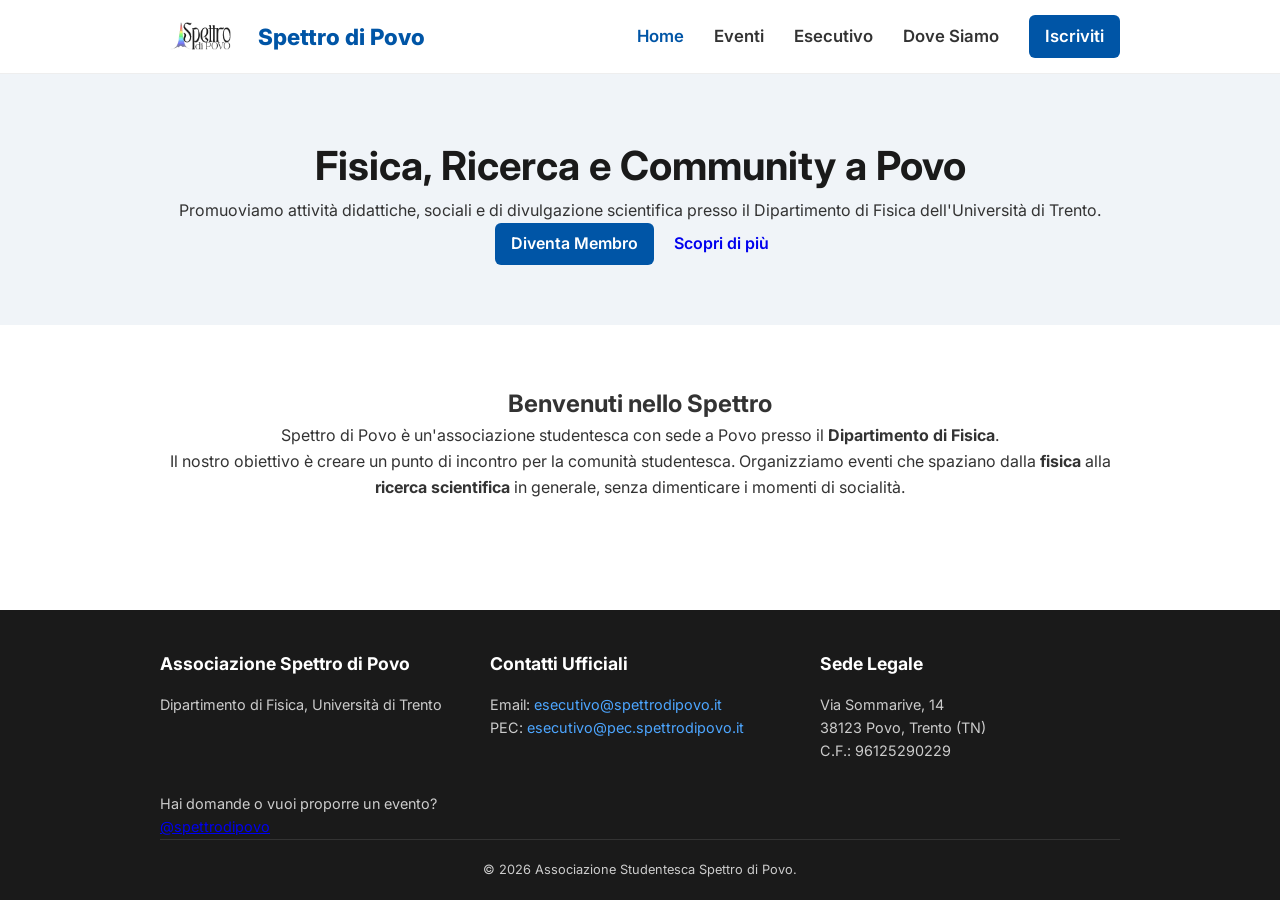
<file: index.html>
<!DOCTYPE html>
<html lang="it">
<head>
    <meta charset="UTF-8">
    <meta name="viewport" content="width=device-width, initial-scale=1.0">
    <title>Spettro di Povo | Home</title>
    <link rel="stylesheet" href="style.css">
    <link href="https://fonts.googleapis.com/css2?family=Inter:wght@400;600;800&display=swap" rel="stylesheet">
</head>
<body>

    <header>
        <div class="container navbar">
            <a href="index.html" class="logo-container">
                <img src="logo.png" alt="Logo" class="logo-img" onerror="this.style.display='none'" style="height: 40px;">
                <span class="logo-text">Spettro di Povo</span>
            </a>
            <nav>
                <ul>
                    <li><a href="index.html" class="active">Home</a></li>
                    <li><a href="eventi.html">Eventi</a></li>
                    <li><a href="esecutivo.html">Esecutivo</a></li>
                    <li><a href="dove-siamo.html">Dove Siamo</a></li>
                    <li><a href="https://forms.gle/optawJ3tcFn9X2UM7" class="btn btn-primary" target="_blank">Iscriviti</a></li>
                </ul>
            </nav>
        </div>
    </header>

    <section class="page-header">
        <div class="container">
            <h1>Fisica, Ricerca e Community a Povo</h1>
            <p>Promuoviamo attività didattiche, sociali e di divulgazione scientifica presso il Dipartimento di Fisica dell'Università di Trento.</p>
            <div class="hero-buttons">
                <a href="https://docs.google.com/forms/d/e/1FAIpQLSeHXWFoT22qE7uktcx7VVOxof5ocHettFe9Re8TbofvnruWVA/viewform?usp=sharing&ouid=112445766979841071959" class="btn btn-primary" target="_blank">Diventa Membro</a>
                <a href="#chi-siamo" class="btn btn-secondary">Scopri di più</a>
            </div>
        </div>
    </section>

    <section class="content-section" id="chi-siamo">
        <div class="container" style="text-align: center;">
            <h2>Benvenuti nello Spettro</h2>
            <p class="lead-text">
                Spettro di Povo è un'associazione studentesca con sede a Povo presso il <strong>Dipartimento di Fisica</strong>.
            </p>
            <p>
                Il nostro obiettivo è creare un punto di incontro per la comunità studentesca. 
                Organizziamo eventi che spaziano dalla <strong>fisica</strong> alla <strong>ricerca scientifica</strong> in generale, 
                senza dimenticare i momenti di socialità.
            </p>
        </div>
    </section>

    <footer>
        <div class="container">
            <div class="footer-grid">
                <div>
                    <h4>Associazione Spettro di Povo</h4>
                    <p>Dipartimento di Fisica, Università di Trento</p>
                </div>
                <div>
                    <h4>Contatti Ufficiali</h4>
                    <p>Email: <a href="mailto:esecutivo@spettrodipovo.it">esecutivo@spettrodipovo.it</a></p>
                    <p>PEC: <a href="mailto:esecutivo@pec.spettrodipovo.it">esecutivo@pec.spettrodipovo.it</a></p>
                </div>
                <div>
                    <h4>Sede Legale</h4>
                    <p>Via Sommarive, 14</p>
                    <p>38123 Povo, Trento (TN)</p>
                    <p>C.F.: 96125290229</p>
                </div>
            </div>
                <p>Hai domande o vuoi proporre un evento?</p>
                <a href="https://instagram.com/spettrodipovo">@spettrodipovo</a>
            <div class="copyright">
                <p>&copy; 2026 Associazione Studentesca Spettro di Povo.</p>
            </div>
        </div>
    </footer>

</body>
</html>
</file>
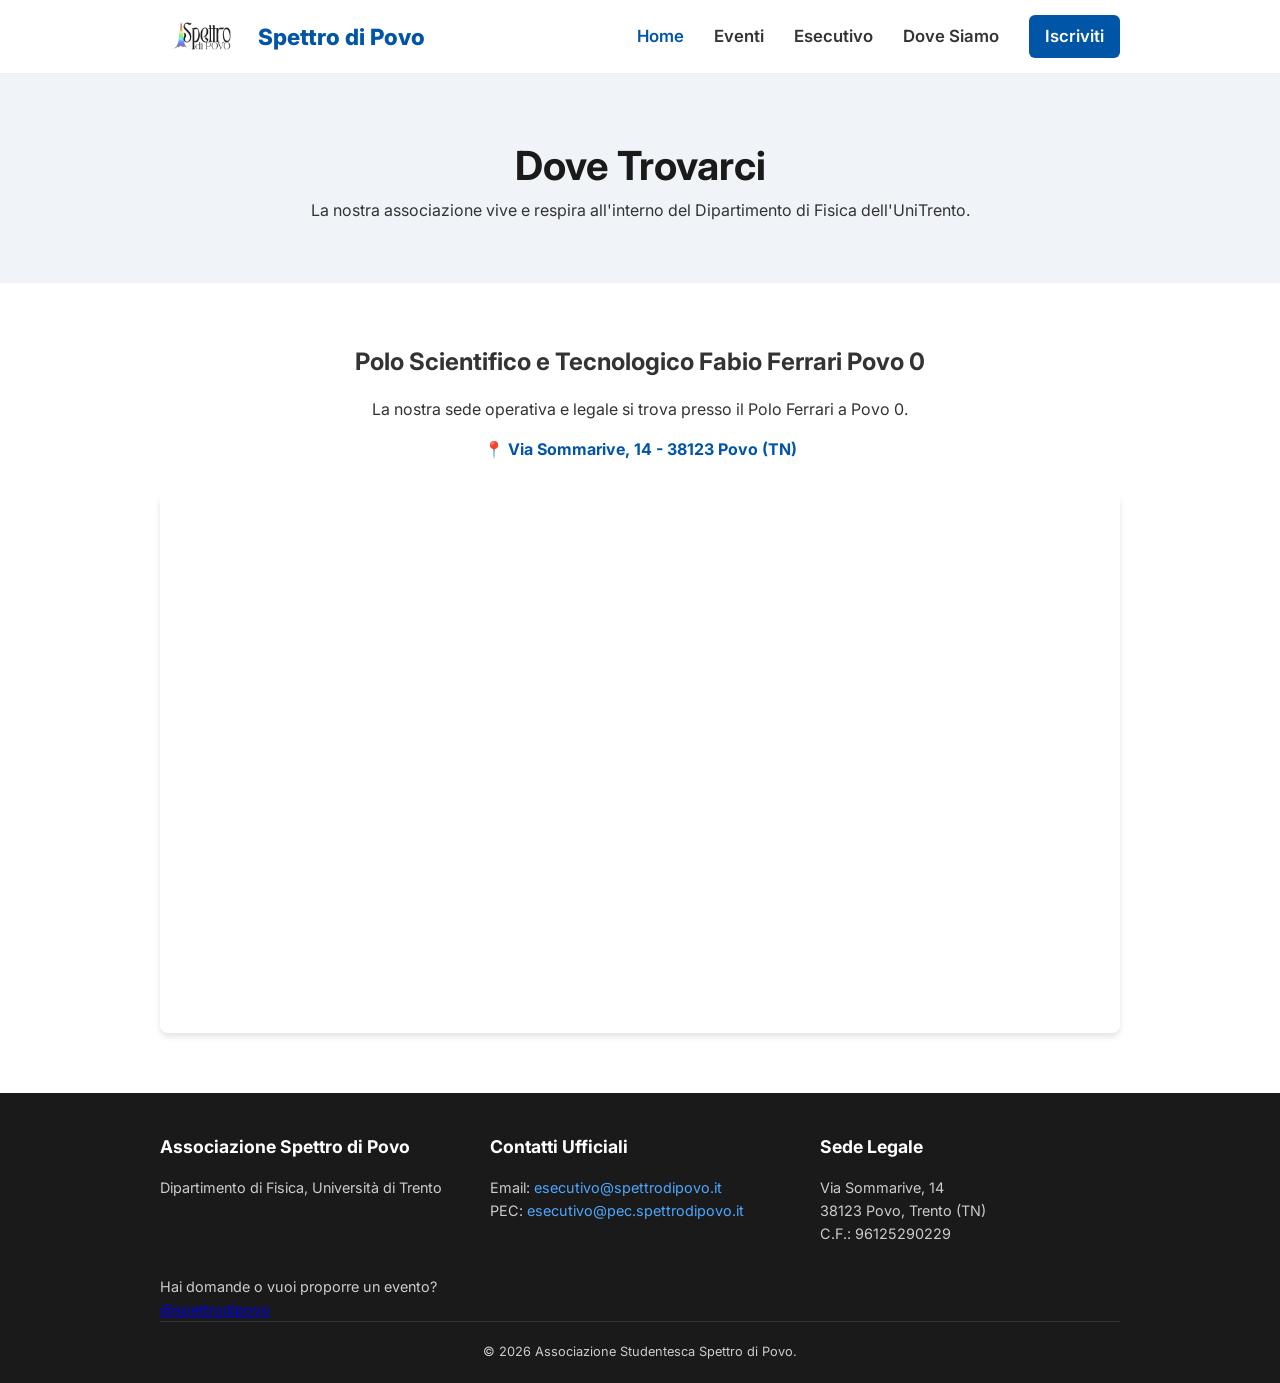
<file: dove-siamo.html>
<!DOCTYPE html>
<html lang="it">
<head>
    <meta charset="UTF-8">
    <meta name="viewport" content="width=device-width, initial-scale=1.0">
    <title>Dove Siamo | Spettro di Povo</title>
    <link rel="stylesheet" href="style.css">
    <link href="https://fonts.googleapis.com/css2?family=Inter:wght@400;600;800&display=swap" rel="stylesheet">
</head>
<body>

    <header>
        <div class="container navbar">
            <a href="index.html" class="logo-container">
                <img src="logo.png" alt="Logo" class="logo-img" onerror="this.style.display='none'" style="height: 40px;">
                <span class="logo-text">Spettro di Povo</span>
            </a>
            <nav>
                <ul>
                    <li><a href="index.html" class="active">Home</a></li>
                    <li><a href="eventi.html">Eventi</a></li>
                    <li><a href="esecutivo.html">Esecutivo</a></li>
                    <li><a href="dove-siamo.html">Dove Siamo</a></li>
                    <li><a href="https://forms.gle/optawJ3tcFn9X2UM7" class="btn btn-primary" target="_blank">Iscriviti</a></li>
                </ul>
            </nav>
        </div>
    </header>

    <section class="page-header">
        <div class="container">
            <h1>Dove Trovarci</h1>
            <p>La nostra associazione vive e respira all'interno del Dipartimento di Fisica dell'UniTrento.</p>
        </div>
    </section>

    <section class="content-section">
        <div class="container">
            
            <div style="text-align: center; max-width: 600px; margin: 0 auto;">
                <h2>Polo Scientifico e Tecnologico Fabio Ferrari Povo 0</h2>
                <p style="margin-top: 15px;">
                    La nostra sede operativa e legale si trova presso il Polo Ferrari a Povo 0.
                </p>
                <p style="margin-top: 15px; font-weight: bold; color: #0055a6;">
                    📍 Via Sommarive, 14 - 38123 Povo (TN)
                </p>
            </div>

            <div class="map-responsive">
                <iframe src="https://www.google.com/maps/embed?pb=!1m18!1m12!1m3!1d718.3460368256536!2d11.151025148117313!3d46.065621024659194!2m3!1f0!2f0!3f0!3m2!1i1024!2i768!4f13.1!3m3!1m2!1s0x47827694e6aaaaab%3A0x637613de55013cb4!2sFacolt%C3%A0%20di%20Scienze%2C%20Matematiche%2C%20Fisiche%20e%20Naturali!5e1!3m2!1sit!2sit!4v1773476587572!5m2!1sit!2sit" width="600" height="450" style="border:0;" allowfullscreen="" loading="lazy" referrerpolicy="no-referrer-when-downgrade"></iframe>
            </div>

        </div>
    </section>

    <footer>
        <div class="container">
            <div class="footer-grid">
                <div>
                    <h4>Associazione Spettro di Povo</h4>
                    <p>Dipartimento di Fisica, Università di Trento</p>
                </div>
                <div>
                    <h4>Contatti Ufficiali</h4>
                    <p>Email: <a href="mailto:esecutivo@spettrodipovo.it">esecutivo@spettrodipovo.it</a></p>
                    <p>PEC: <a href="mailto:esecutivo@pec.spettrodipovo.it">esecutivo@pec.spettrodipovo.it</a></p>
                </div>
                <div>
                    <h4>Sede Legale</h4>
                    <p>Via Sommarive, 14</p>
                    <p>38123 Povo, Trento (TN)</p>
                    <p>C.F.: 96125290229</p>
                </div>
            </div>
            <p>Hai domande o vuoi proporre un evento?</p>
                <a href="https://instagram.com/spettrodipovo">@spettrodipovo</a>
            <div class="copyright">
                <p>&copy; 2026 Associazione Studentesca Spettro di Povo.</p>
            </div>
        </div>
    </footer>

</body>
</html>
</file>
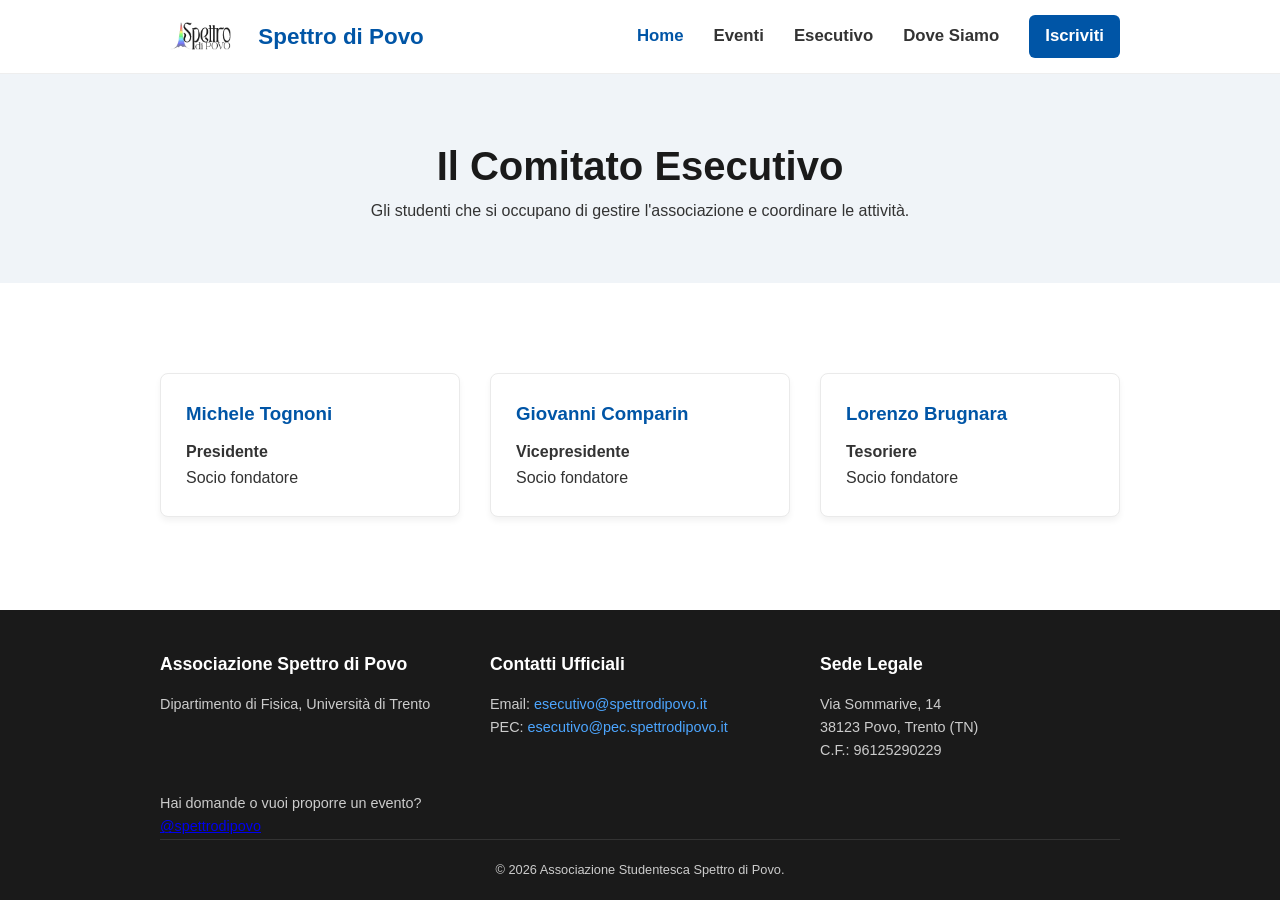
<file: esecutivo.html>
<!DOCTYPE html>
<html lang="it">
<head>
    <meta charset="UTF-8">
    <title>Esecutivo | Spettro di Povo</title>
    <link rel="stylesheet" href="style.css">
</head>
<body>

    <header>
        <div class="container navbar">
            <a href="index.html" class="logo-container">
                <img src="logo.png" alt="Logo" class="logo-img" onerror="this.style.display='none'" style="height: 40px;">
                <span class="logo-text">Spettro di Povo</span>
            </a>
            <nav>
                <ul>
                    <li><a href="index.html" class="active">Home</a></li>
                    <li><a href="eventi.html">Eventi</a></li>
                    <li><a href="esecutivo.html">Esecutivo</a></li>
                    <li><a href="dove-siamo.html">Dove Siamo</a></li>
                    <li><a href="https://forms.gle/optawJ3tcFn9X2UM7" class="btn btn-primary" target="_blank">Iscriviti</a></li>
                </ul>
            </nav>
        </div>
    </header>

    <section class="page-header">
        <div class="container">
            <h1>Il Comitato Esecutivo</h1>
            <p>Gli studenti che si occupano di gestire l'associazione e coordinare le attività.</p>
        </div>
    </section>

    <section class="content-section">
        <div class="container">
            <div class="grid">
                <div class="card">
                    <h3>Michele Tognoni</h3>
                    <p><strong>Presidente</strong></p>
                    <p>Socio fondatore</p>
                </div>
                <div class="card">
                    <h3>Giovanni Comparin</h3>
                    <p><strong>Vicepresidente</strong></p>
                    <p>Socio fondatore</p>
                </div>
                <div class="card">
                    <h3>Lorenzo Brugnara</h3>
                    <p><strong>Tesoriere</strong></p>
                    <p>Socio fondatore</p>
                </div>
            </div>
        </div>
    </section>
 <footer>
        <div class="container">
            <div class="footer-grid">
                <div>
                    <h4>Associazione Spettro di Povo</h4>
                    <p>Dipartimento di Fisica, Università di Trento</p>
                </div>
                <div>
                    <h4>Contatti Ufficiali</h4>
                    <p>Email: <a href="mailto:esecutivo@spettrodipovo.it">esecutivo@spettrodipovo.it</a></p>
                    <p>PEC: <a href="mailto:esecutivo@pec.spettrodipovo.it">esecutivo@pec.spettrodipovo.it</a></p>
                </div>
                <div>
                    <h4>Sede Legale</h4>
                    <p>Via Sommarive, 14</p>
                    <p>38123 Povo, Trento (TN)</p>
                    <p>C.F.: 96125290229</p>
                </div>
            </div>
            <p>Hai domande o vuoi proporre un evento?</p>
                <a href="https://instagram.com/spettrodipovo">@spettrodipovo</a>
            <div class="copyright">
                <p>&copy; 2026 Associazione Studentesca Spettro di Povo.</p>
            </div>
        </div>
    </footer>
    </body>
</html>
</file>
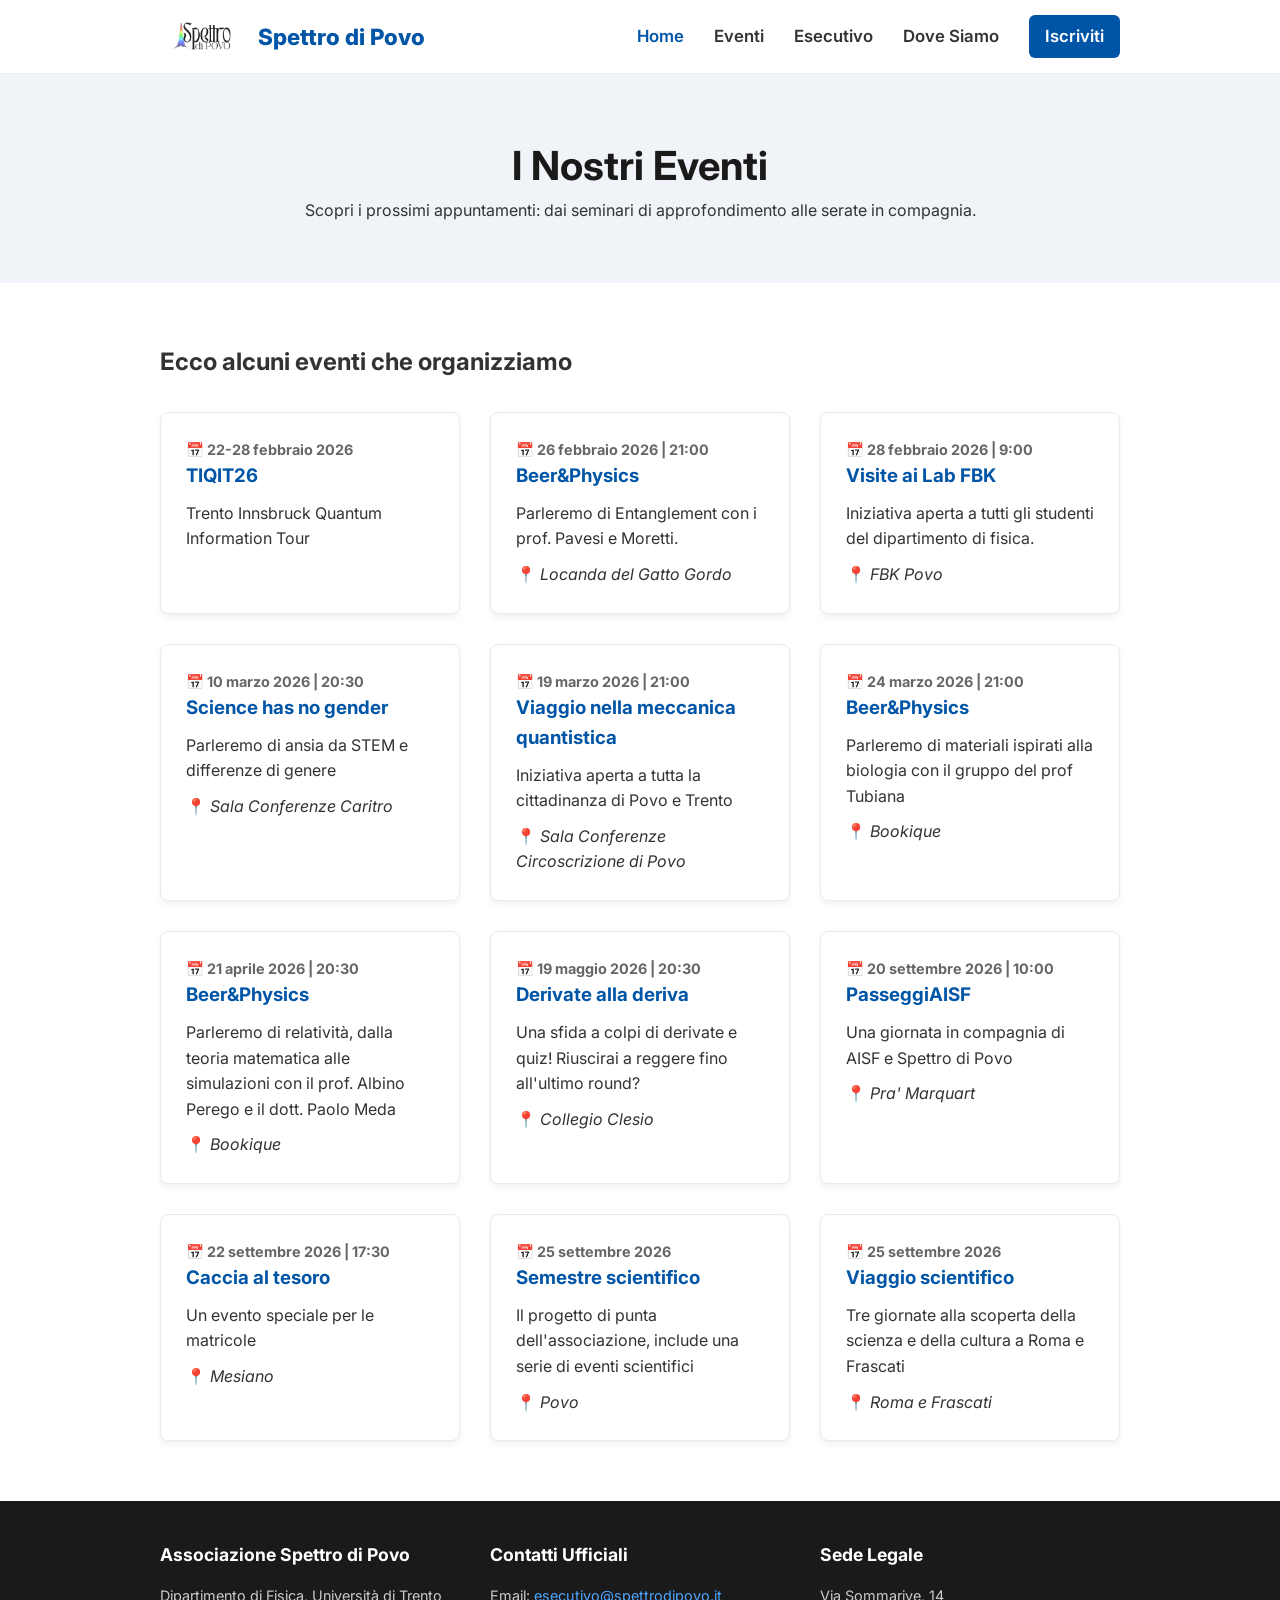
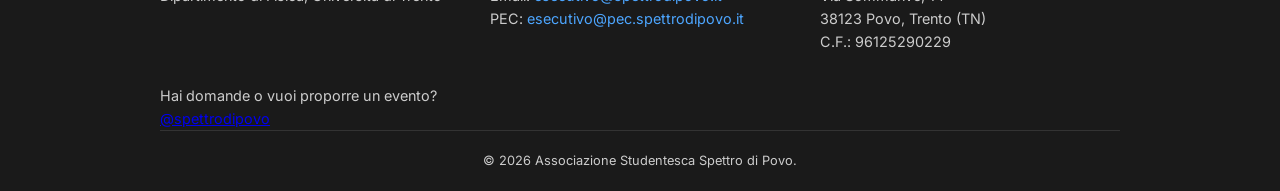
<file: eventi.html>
<!DOCTYPE html>
<html lang="it">
<head>
    <meta charset="UTF-8">
    <meta name="viewport" content="width=device-width, initial-scale=1.0">
    <title>Eventi | Spettro di Povo</title>
    <link rel="stylesheet" href="style.css">
    <link href="https://fonts.googleapis.com/css2?family=Inter:wght@400;600;800&display=swap" rel="stylesheet">
</head>
<body>

    <header>
        <div class="container navbar">
            <a href="index.html" class="logo-container">
                <img src="logo.png" alt="Logo" class="logo-img" onerror="this.style.display='none'" style="height: 40px;">
                <span class="logo-text">Spettro di Povo</span>
            </a>
            <nav>
                <ul>
                    <li><a href="index.html" class="active">Home</a></li>
                    <li><a href="eventi.html">Eventi</a></li>
                    <li><a href="esecutivo.html">Esecutivo</a></li>
                    <li><a href="dove-siamo.html">Dove Siamo</a></li>
                    <li><a href="https://forms.gle/optawJ3tcFn9X2UM7" class="btn btn-primary" target="_blank">Iscriviti</a></li>
                </ul>
            </nav>
        </div>
    </header>

    <section class="page-header">
        <div class="container">
            <h1>I Nostri Eventi</h1>
            <p>Scopri i prossimi appuntamenti: dai seminari di approfondimento alle serate in compagnia.</p>
        </div>
    </section>

    <section class="content-section">
        <div class="container">
            <h2>Ecco alcuni eventi che organizziamo</h2>
            
            <div class="grid">
                <div class="card">
                    <p style="color: #666; font-size: 0.9rem; font-weight: bold;">📅 22-28 febbraio 2026</p>
                    <h3>TIQIT26</h3>
                    <p>Trento Innsbruck Quantum Information Tour</p>
                </div>

                <div class="card">
                    <p style="color: #666; font-size: 0.9rem; font-weight: bold;">📅 26 febbraio 2026 | 21:00</p>
                    <h3>Beer&Physics</h3>
                    <p>Parleremo di Entanglement con i prof. Pavesi e Moretti.</p>
                    <p style="margin-top: 10px;">📍 <em>Locanda del Gatto Gordo</em></p>
                </div>

                <div class="card">
                    <p style="color: #666; font-size: 0.9rem; font-weight: bold;">📅 28 febbraio 2026 | 9:00</p>
                    <h3>Visite ai Lab FBK</h3>
                    <p>Iniziativa aperta a tutti gli studenti del dipartimento di fisica.</p>
                    <p style="margin-top: 10px;">📍 <em>FBK Povo</em></p>
                </div>

                <div class="card">
                    <p style="color: #666; font-size: 0.9rem; font-weight: bold;">📅 10 marzo 2026 | 20:30</p>
                    <h3>Science has no gender</h3>
                    <p>Parleremo di ansia da STEM e differenze di genere</p>
                    <p style="margin-top: 10px;">📍 <em>Sala Conferenze Caritro</em></p>
                </div>

                <div class="card">
                    <p style="color: #666; font-size: 0.9rem; font-weight: bold;">📅 19 marzo 2026 | 21:00</p>
                    <h3>Viaggio nella meccanica quantistica</h3>
                    <p>Iniziativa aperta a tutta la cittadinanza di Povo e Trento</p>
                    <p style="margin-top: 10px;">📍 <em>Sala Conferenze Circoscrizione di Povo</em></p>
                </div>

                <div class="card">
                    <p style="color: #666; font-size: 0.9rem; font-weight: bold;">📅 24 marzo 2026 | 21:00</p>
                    <h3>Beer&Physics</h3>
                    <p>Parleremo di materiali ispirati alla biologia con il gruppo del prof Tubiana</p>
                    <p style="margin-top: 10px;">📍 <em>Bookique</em></p>
                </div>
                <div class="card">
                    <p style="color: #666; font-size: 0.9rem; font-weight: bold;">📅 21 aprile 2026 | 20:30</p>
                    <h3>Beer&Physics</h3>
                    <p>Parleremo di relatività, dalla teoria matematica alle simulazioni con il prof. Albino Perego e il dott. Paolo Meda</p>
                    <p style="margin-top: 10px;">📍 <em>Bookique</em></p>
                </div>
                <div class="card">
                    <p style="color: #666; font-size: 0.9rem; font-weight: bold;">📅 19 maggio 2026 | 20:30</p>
                    <h3>Derivate alla deriva</h3>
                    <p>Una sfida a colpi di derivate e quiz! Riuscirai a reggere fino all'ultimo round?</p>
                    <p style="margin-top: 10px;">📍 <em>Collegio Clesio</em></p>
                </div>
                <div class="card">
                    <p style="color: #666; font-size: 0.9rem; font-weight: bold;">📅 20 settembre 2026 | 10:00</p>
                    <h3>PasseggiAISF</h3>
                    <p>Una giornata in compagnia di AISF e Spettro di Povo</p>
                    <p style="margin-top: 10px;">📍 <em>Pra' Marquart</em></p>
                </div>
                <div class="card">
                    <p style="color: #666; font-size: 0.9rem; font-weight: bold;">📅 22 settembre 2026 | 17:30</p>
                    <h3>Caccia al tesoro</h3>
                    <p>Un evento speciale per le matricole</p>
                    <p style="margin-top: 10px;">📍 <em>Mesiano</em></p>
                </div>
                <div class="card">
                    <p style="color: #666; font-size: 0.9rem; font-weight: bold;">📅 25 settembre 2026 </p>
                    <h3>Semestre scientifico</h3>
                    <p>Il progetto di punta dell'associazione, include una serie di eventi scientifici</p>
                    <p style="margin-top: 10px;">📍 <em>Povo</em></p>
                </div>
                <div class="card">
                    <p style="color: #666; font-size: 0.9rem; font-weight: bold;">📅 25 settembre 2026 </p>
                    <h3>Viaggio scientifico</h3>
                    <p>Tre giornate alla scoperta della scienza e della cultura a Roma e Frascati</p>
                    <p style="margin-top: 10px;">📍 <em>Roma e Frascati</em></p>
                </div>
            </div>
            
        </div>
    </section>

    <footer>
        <div class="container">
            <div class="footer-grid">
                <div>
                    <h4>Associazione Spettro di Povo</h4>
                    <p>Dipartimento di Fisica, Università di Trento</p>
                </div>
                <div>
                    <h4>Contatti Ufficiali</h4>
                    <p>Email: <a href="mailto:esecutivo@spettrodipovo.it">esecutivo@spettrodipovo.it</a></p>
                    <p>PEC: <a href="mailto:esecutivo@pec.spettrodipovo.it">esecutivo@pec.spettrodipovo.it</a></p>
                </div>
                <div>
                    <h4>Sede Legale</h4>
                    <p>Via Sommarive, 14</p>
                    <p>38123 Povo, Trento (TN)</p>
                    <p>C.F.: 96125290229</p>
                </div>
            </div>
            <p>Hai domande o vuoi proporre un evento?</p>
                <a href="https://instagram.com/spettrodipovo">@spettrodipovo</a>
            <div class="copyright">
                <p>&copy; 2026 Associazione Studentesca Spettro di Povo.</p>
            </div>
        </div>
    </footer>

</body>
</html>
</file>
<file: style.css>
:root {
    --primary-color: #0055a6; /* Blu istituzionale */
    --secondary-color: #f0f4f8;
    --text-color: #333;
    --bg-color: #ffffff;
}

* { margin: 0; padding: 0; box-sizing: border-box; }

body {
    font-family: 'Inter', sans-serif;
    color: var(--text-color);
    background-color: var(--bg-color);
    line-height: 1.6;
    display: flex;
    flex-direction: column;
    min-height: 100vh;
}

.container {
    max-width: 1000px;
    margin: 0 auto;
    padding: 0 20px;
}

/* =========================================
   Navbar e Header
   ========================================= */
header {
    padding: 15px 0;
    border-bottom: 1px solid #eee;
    background: #fff;
}

.navbar {
    display: flex;
    justify-content: space-between;
    align-items: center;
    flex-wrap: wrap; /* Aiuta sui piccoli schermi */
}

/* Sistemazione del Logo */
.logo-container {
    display: flex;
    align-items: center;
    gap: 15px;
    text-decoration: none !important; /* Rimuove la sottolineatura blu */
}

.logo-text {
    font-weight: 800;
    font-size: 1.4rem;
    color: var(--primary-color);
    text-decoration: none; 
}

/* Sistemazione del Menu Orizzontale */
nav ul {
    list-style-type: none !important; /* Rimuove i pallini neri */
    display: flex !important; /* Forza la disposizione in orizzontale */
    flex-direction: row;
    gap: 30px; /* Spazio tra le varie voci del menu */
    align-items: center;
    margin: 0;
    padding: 0;
}

nav a {
    text-decoration: none !important; /* Rimuove le sottolineature dai link */
    color: var(--text-color);
    font-weight: 600;
    font-size: 1.05rem;
    transition: color 0.2s ease;
}

nav a:hover, 
nav a.active { 
    color: var(--primary-color); 
}

/* Pulsanti */
.btn {
    display: inline-block;
    padding: 8px 16px;
    border-radius: 6px;
    text-decoration: none;
    font-weight: 600;
    transition: all 0.2s;
}

.btn-primary { background-color: var(--primary-color); color: white; }
.btn-primary:hover { background-color: #003d7a; }

/* Sezioni e Griglie */
.page-header {
    background-color: var(--secondary-color);
    padding: 60px 0;
    text-align: center;
}

.page-header h1 { font-size: 2.5rem; color: #1a1a1a; }

.content-section { padding: 60px 0; }

.grid {
    display: grid;
    grid-template-columns: repeat(auto-fit, minmax(280px, 1fr));
    gap: 30px;
    margin-top: 30px;
}

.card {
    background: #fff;
    border: 1px solid #eaeaea;
    border-radius: 8px;
    padding: 25px;
    box-shadow: 0 4px 6px rgba(0,0,0,0.05);
}

.card h3 { color: var(--primary-color); margin-bottom: 10px; }

/* Footer */
footer {
    background-color: #1a1a1a;
    color: #ccc;
    padding: 40px 0 20px 0;
    margin-top: auto; /* Spinge il footer sempre in basso */
    font-size: 0.9rem;
}

.footer-grid {
    display: grid;
    grid-template-columns: repeat(auto-fit, minmax(250px, 1fr));
    gap: 30px;
    margin-bottom: 30px;
}

.footer-grid h4 { color: #fff; margin-bottom: 15px; font-size: 1.1rem; }
.footer-grid a { color: #4da6ff; text-decoration: none; }
.footer-grid a:hover { text-decoration: underline; }

.copyright {
    text-align: center;
    border-top: 1px solid #333;
    padding-top: 20px;
    font-size: 0.8rem;
}
/* Responsive Google Map */
.map-responsive {
    overflow: hidden;
    padding-bottom: 56.25%; /* Proporzione 16:9 */
    position: relative;
    height: 0;
    border-radius: 8px;
    margin-top: 30px;
    box-shadow: 0 4px 6px rgba(0,0,0,0.1);
}

.map-responsive iframe {
    left: 0;
    top: 0;
    height: 100%;
    width: 100%;
    position: absolute;
    border: 0;
}
</file>
